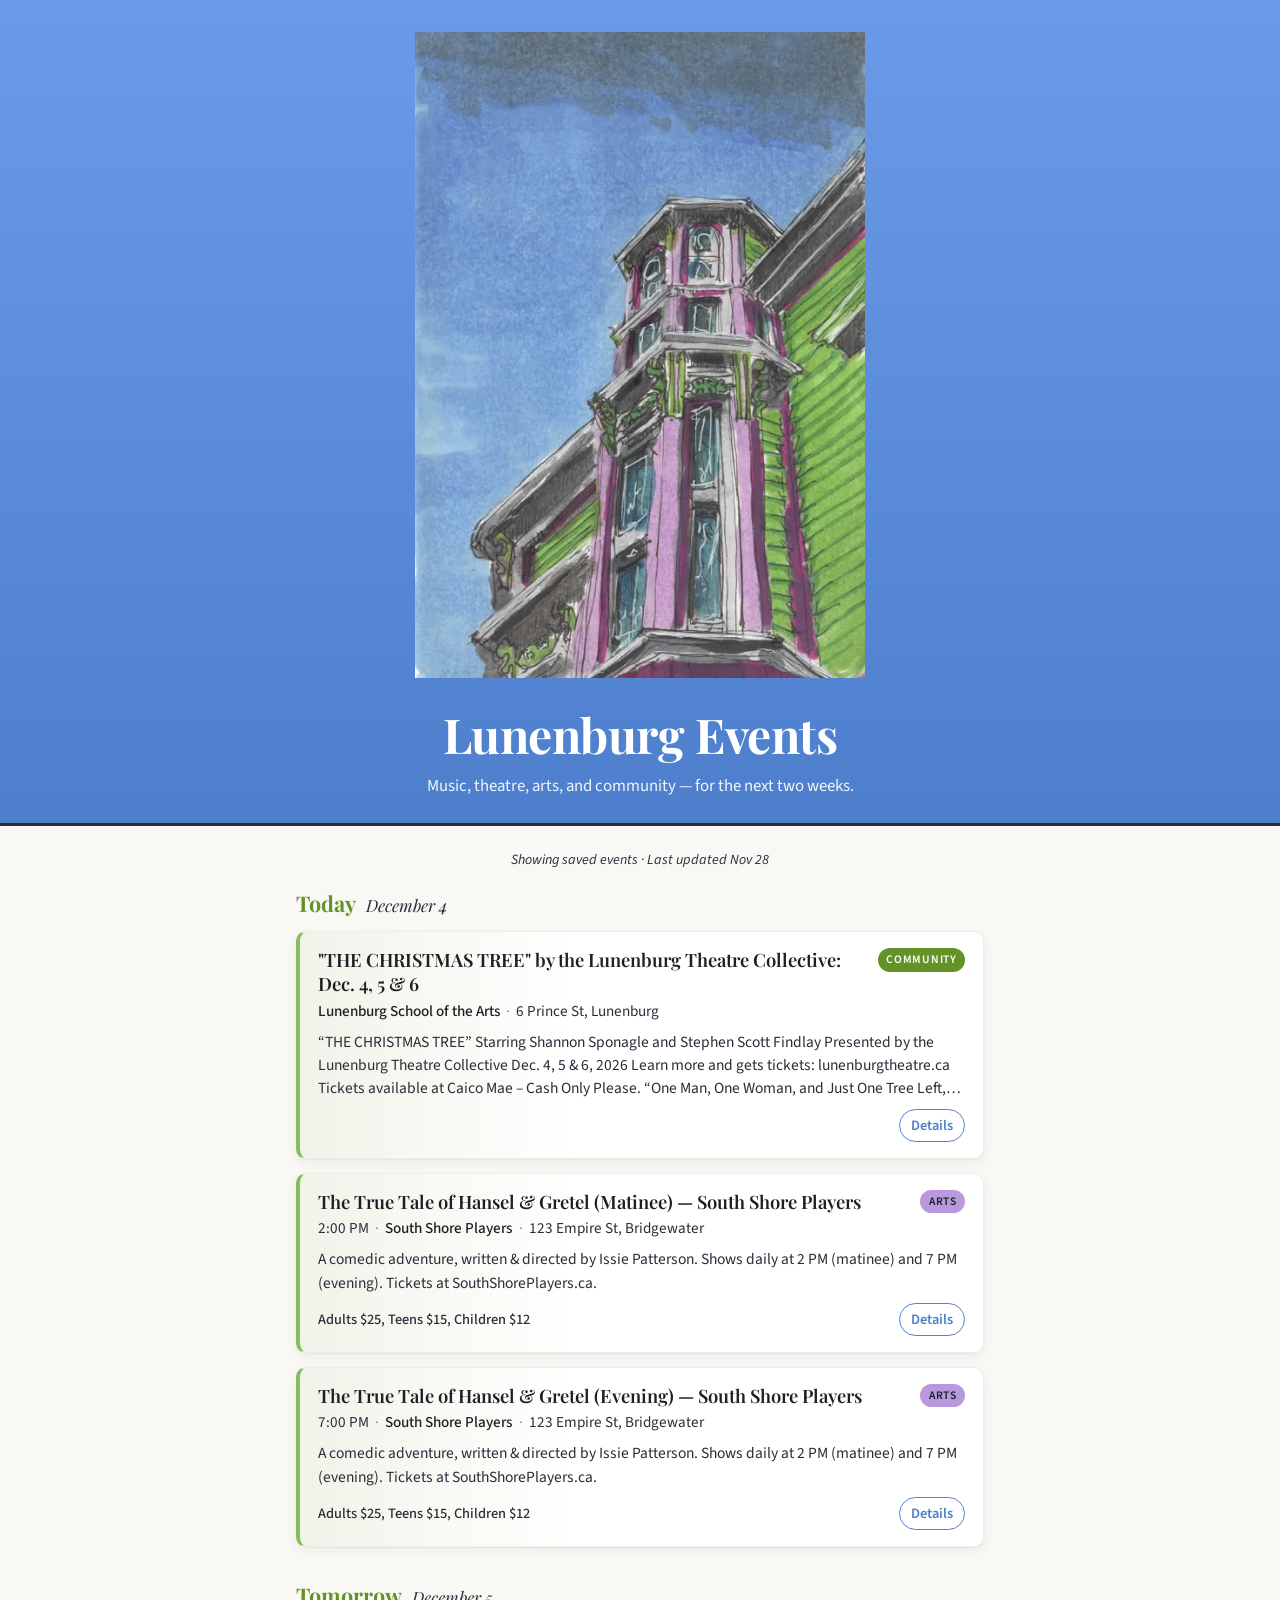
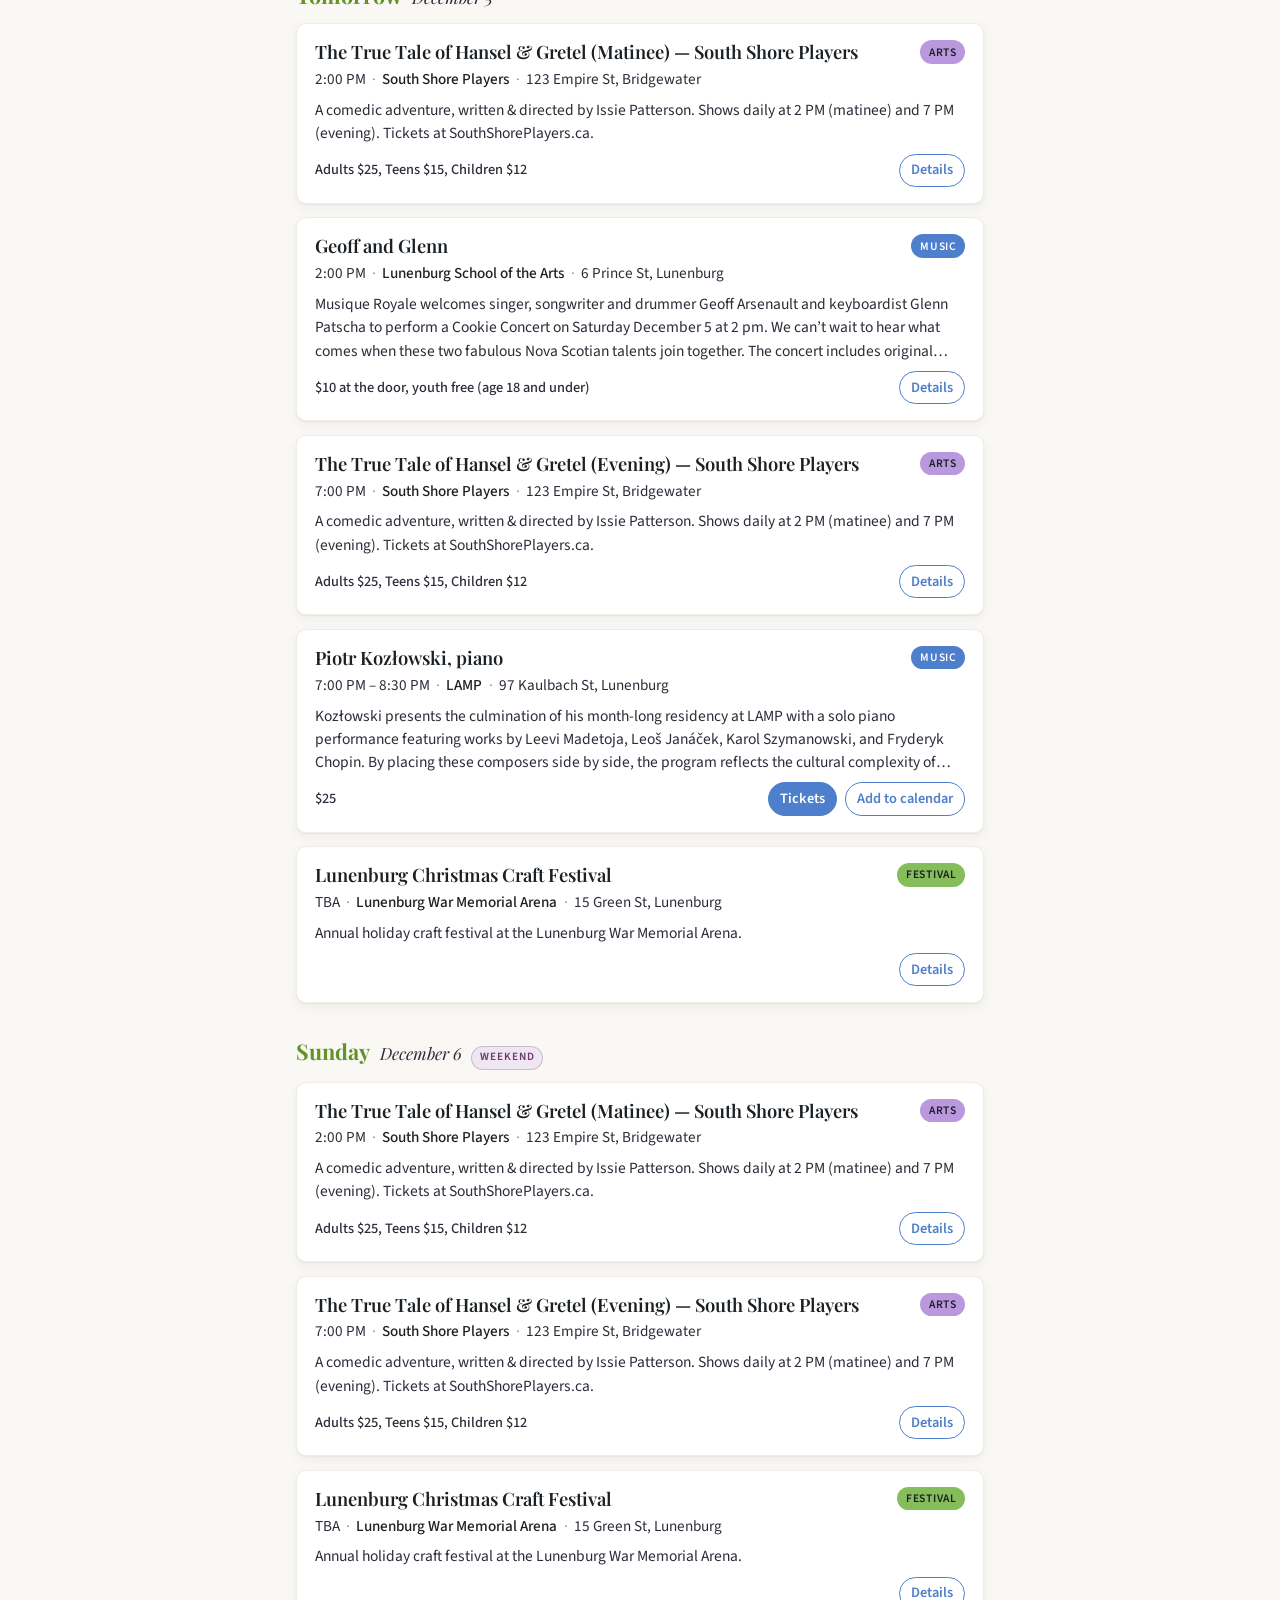
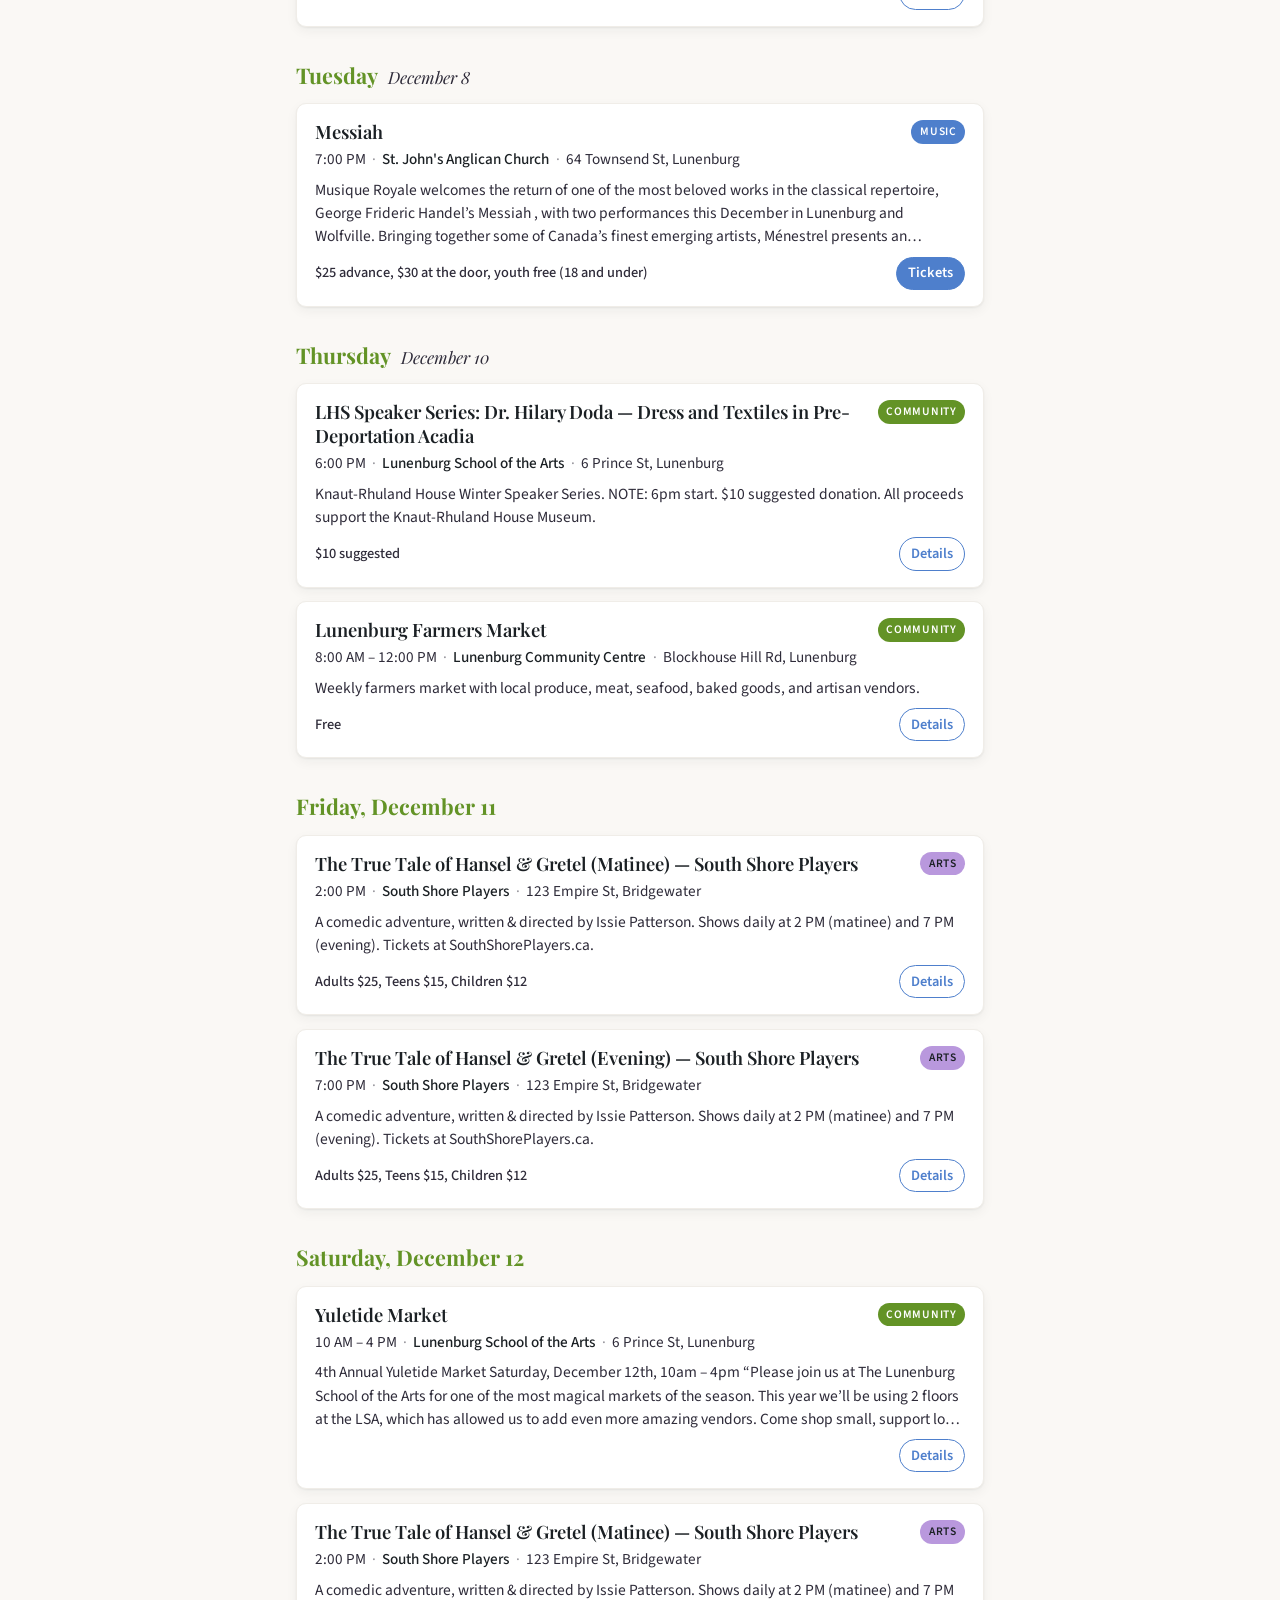
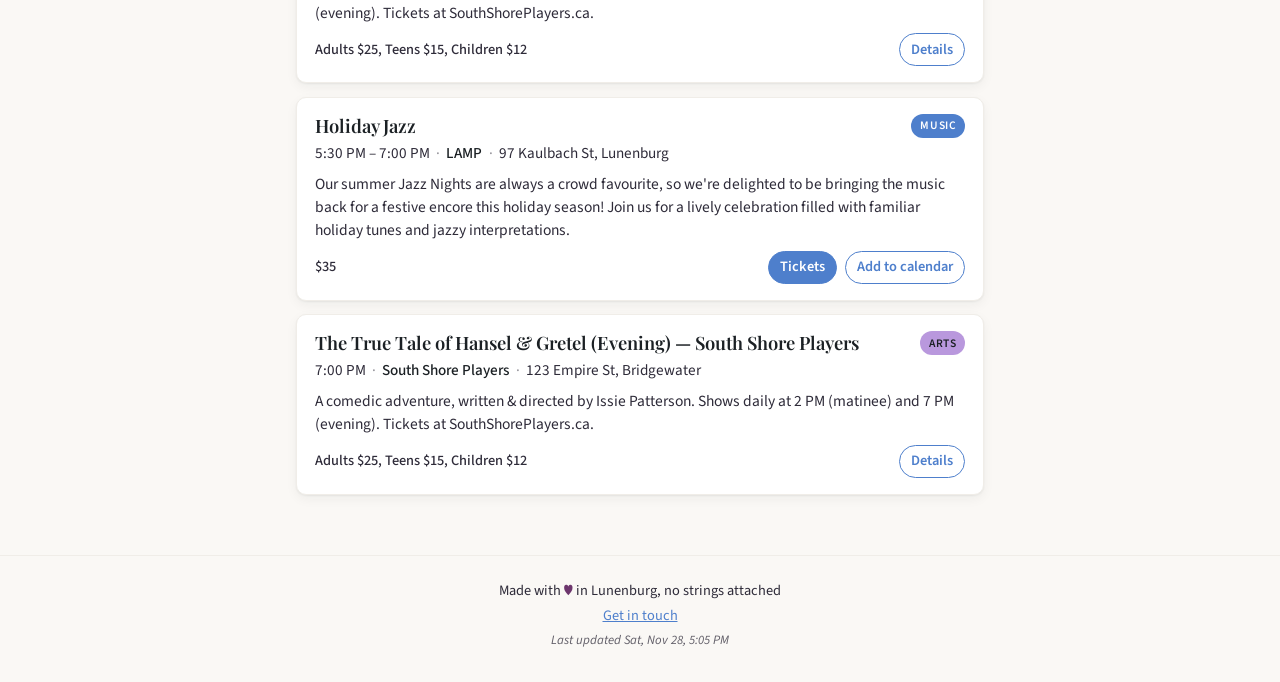
<file: index.html>
<!DOCTYPE html>
<html lang="en">
<head>
  <meta charset="UTF-8" />
  <meta name="viewport" content="width=device-width, initial-scale=1.0, viewport-fit=cover" />
  <title>Lunenburg Events — Music, Theatre, Arts &amp; Community</title>
  <meta name="description" content="What's happening in Lunenburg, Nova Scotia — music, theatre, arts, and community events for the next two weeks. Free, no ads, no app download." />
  <meta property="og:title" content="Lunenburg Events — Music, Theatre, Arts &amp; Community" />
  <meta property="og:description" content="What's happening in Lunenburg, Nova Scotia — music, theatre, arts, and community events for the next two weeks. Free, no ads, no app download." />

  <link rel="manifest" href="manifest.json" />
  <link rel="sitemap" type="application/xml" href="/sitemap.xml" />
  <meta name="theme-color" content="#4E7FCC" />

  <!-- BEGIN:JSON-LD -->
  <script type="application/ld+json">
{
  "@context": "https://schema.org",
  "@type": "ItemList",
  "name": "Upcoming events in Lunenburg, Nova Scotia",
  "url": "https://lunenburg.fingerpost.ca/",
  "numberOfItems": 28,
  "itemListElement": [
    {
      "@type": "ListItem",
      "position": 1,
      "item": {
        "@type": "Event",
        "name": "Christmas by the Sea Market",
        "startDate": "2026-11-28T12:00:00-04:00",
        "eventStatus": "https://schema.org/EventScheduled",
        "eventAttendanceMode": "https://schema.org/OfflineEventAttendanceMode",
        "image": "https://lunenburg.fingerpost.ca/assets/icon-512.png",
        "location": {
          "@type": "Place",
          "name": "King Street",
          "address": "King St, Lunenburg"
        },
        "organizer": {
          "@type": "Organization",
          "name": "King Street"
        },
        "url": "https://museum.novascotia.ca/whats-on/lighting-vessels",
        "description": "Holiday market on King Street. Part of the Light Up Lunenburg weekend.",
        "offers": {
          "@type": "Offer",
          "price": "0",
          "priceCurrency": "CAD",
          "availability": "https://schema.org/InStock",
          "validFrom": "2026-11-28T13:05:46-04:00"
        }
      }
    },
    {
      "@type": "ListItem",
      "position": 2,
      "item": {
        "@type": "Event",
        "name": "Lunenburg Christmas Parade",
        "startDate": "2026-11-28T14:00:00-04:00",
        "eventStatus": "https://schema.org/EventScheduled",
        "eventAttendanceMode": "https://schema.org/OfflineEventAttendanceMode",
        "image": "https://lunenburg.fingerpost.ca/assets/icon-512.png",
        "location": {
          "@type": "Place",
          "name": "Lincoln Street",
          "address": "Lincoln St, Lunenburg"
        },
        "organizer": {
          "@type": "Organization",
          "name": "Lincoln Street"
        },
        "url": "https://www.facebook.com/xmassea/",
        "description": "Annual Christmas parade through the streets of Lunenburg. Part of the Light Up Lunenburg weekend.",
        "offers": {
          "@type": "Offer",
          "price": "0",
          "priceCurrency": "CAD",
          "availability": "https://schema.org/InStock",
          "validFrom": "2026-11-28T13:05:46-04:00"
        }
      }
    },
    {
      "@type": "ListItem",
      "position": 3,
      "item": {
        "@type": "Event",
        "name": "Lighting of Trees",
        "startDate": "2026-11-28T18:00:00-04:00",
        "eventStatus": "https://schema.org/EventScheduled",
        "eventAttendanceMode": "https://schema.org/OfflineEventAttendanceMode",
        "image": "https://lunenburg.fingerpost.ca/assets/icon-512.png",
        "location": {
          "@type": "Place",
          "name": "Lunenburg Heritage Bandstand",
          "address": "Lunenburg"
        },
        "organizer": {
          "@type": "Organization",
          "name": "Lunenburg Heritage Bandstand"
        },
        "url": "https://museum.novascotia.ca/whats-on/lighting-vessels",
        "description": "Tree lighting ceremony at the Bandstand. Part of the Light Up Lunenburg weekend.",
        "offers": {
          "@type": "Offer",
          "price": "0",
          "priceCurrency": "CAD",
          "availability": "https://schema.org/InStock",
          "validFrom": "2026-11-28T13:05:46-04:00"
        }
      }
    },
    {
      "@type": "ListItem",
      "position": 4,
      "item": {
        "@type": "Event",
        "name": "First of Bells - Encore Performance",
        "startDate": "2026-11-28T19:00:00-04:00",
        "eventStatus": "https://schema.org/EventScheduled",
        "eventAttendanceMode": "https://schema.org/OfflineEventAttendanceMode",
        "image": "https://lunenburg.fingerpost.ca/assets/icon-512.png",
        "endDate": "2026-11-28T21:00:00-04:00",
        "location": {
          "@type": "Place",
          "name": "Old Confidence Lodge",
          "address": "3831 Nova Scotia 332, Riverport"
        },
        "organizer": {
          "@type": "Organization",
          "name": "Old Confidence Lodge"
        },
        "url": "https://www.oldconfidence.ca/events/first-of-bells-lunenburg",
        "description": "First of Bells reimagines the music of Cape Breton songwriters, tunesmiths, and musicians. The trio, consisting of guitar, bass, and drums, explores a golden era in Cape Breton music with fresh instrumental jazz interpretations of the Rankin Family, Rita MacNeil, Winston Scotty Fitzgerald, Don Palmer, and more. Just as jazz musicians have reinterpreted the music of artists like Bob Dylan, the Beatles, or Radiohead, First of Bells pays homage to Cape Breton musicians, whose impact has been just as significant to those raised here.",
        "offers": {
          "@type": "Offer",
          "price": "25",
          "priceCurrency": "CAD",
          "availability": "https://schema.org/InStock",
          "url": "https://www.eventbrite.ca/e/first-of-bells-tickets-2003511615174?aff=oddtdtcreator",
          "validFrom": "2026-11-28T13:05:46-04:00"
        }
      }
    },
    {
      "@type": "ListItem",
      "position": 5,
      "item": {
        "@type": "Event",
        "name": "Ellita Gagner: Songs My Mother Taught Me",
        "startDate": "2026-11-28T19:00:00-04:00",
        "eventStatus": "https://schema.org/EventScheduled",
        "eventAttendanceMode": "https://schema.org/OfflineEventAttendanceMode",
        "image": "https://lunenburg.fingerpost.ca/assets/icon-512.png",
        "endDate": "2026-11-28T20:30:00-04:00",
        "location": {
          "@type": "Place",
          "name": "LAMP",
          "address": "97 Kaulbach St, Lunenburg"
        },
        "organizer": {
          "@type": "Organization",
          "name": "LAMP"
        },
        "url": "https://www.lampns.ca/events/ellita",
        "description": "Canadian mezzo-soprano Ellita Gagner , currently based in Montreal, has been praised for her “gorgeous, warm tone and winning gamine personality.” She has performed leading and supporting roles across Canada with companies and ensembles including Opéra de Montréal, Opera Nova Scotia, the Brott Festival, Maritime Concert Opera, and Chorus Niagara.",
        "offers": {
          "@type": "Offer",
          "price": "25",
          "priceCurrency": "CAD",
          "availability": "https://schema.org/InStock",
          "url": "https://www.zeffy.com/en-CA/ticketing/ellita-gagner-mezzo-soprano",
          "validFrom": "2026-11-28T13:05:46-04:00"
        }
      }
    },
    {
      "@type": "ListItem",
      "position": 6,
      "item": {
        "@type": "Event",
        "name": "CANCELLED - Victor Fraser - Tea & Scones Concert",
        "startDate": "2026-11-29T14:00:00-04:00",
        "eventStatus": "https://schema.org/EventScheduled",
        "eventAttendanceMode": "https://schema.org/OfflineEventAttendanceMode",
        "image": "https://lunenburg.fingerpost.ca/assets/icon-512.png",
        "endDate": "2026-11-29T16:00:00-04:00",
        "location": {
          "@type": "Place",
          "name": "Old Confidence Lodge",
          "address": "3831 Nova Scotia 332, Riverport"
        },
        "organizer": {
          "@type": "Organization",
          "name": "Old Confidence Lodge"
        },
        "url": "https://www.oldconfidence.ca/events/victor-fraser-lunenburg",
        "description": "CANCELLED Sun, Nov 29 • 2 PM"
      }
    },
    {
      "@type": "ListItem",
      "position": 7,
      "item": {
        "@type": "Event",
        "name": "Tunes on Tuesday: Piotr Kozłowski, Part 2",
        "startDate": "2026-12-01T12:00:00-04:00",
        "eventStatus": "https://schema.org/EventScheduled",
        "eventAttendanceMode": "https://schema.org/OfflineEventAttendanceMode",
        "image": "https://lunenburg.fingerpost.ca/assets/icon-512.png",
        "endDate": "2026-12-01T13:00:00-04:00",
        "location": {
          "@type": "Place",
          "name": "LAMP",
          "address": "97 Kaulbach St, Lunenburg"
        },
        "organizer": {
          "@type": "Organization",
          "name": "LAMP"
        },
        "url": "https://www.lampns.ca/events/totpiotr2",
        "description": "Polish pianist and educator Piotr Kozłowski presents the second of his two-part session: Central European Music & Culture . Join Piotr for a closer look at the rich musical traditions of Central Europe, exploring the composers, cultural influences, and history that have shaped the region's classical music.",
        "offers": {
          "@type": "Offer",
          "price": "0",
          "priceCurrency": "CAD",
          "availability": "https://schema.org/InStock",
          "validFrom": "2026-11-28T13:05:46-04:00"
        }
      }
    },
    {
      "@type": "ListItem",
      "position": 8,
      "item": {
        "@type": "Event",
        "name": "Lunenburg Farmers Market",
        "startDate": "2026-12-03T08:00:00-04:00",
        "eventStatus": "https://schema.org/EventScheduled",
        "eventAttendanceMode": "https://schema.org/OfflineEventAttendanceMode",
        "image": "https://lunenburg.fingerpost.ca/assets/icon-512.png",
        "endDate": "2026-12-03T12:00:00-04:00",
        "location": {
          "@type": "Place",
          "name": "Lunenburg Community Centre",
          "address": "Blockhouse Hill Rd, Lunenburg"
        },
        "organizer": {
          "@type": "Organization",
          "name": "Lunenburg Community Centre"
        },
        "url": "https://lunenburgfarmersmarketns.ca/",
        "description": "Weekly farmers market with local produce, meat, seafood, baked goods, and artisan vendors.",
        "offers": {
          "@type": "Offer",
          "price": "0",
          "priceCurrency": "CAD",
          "availability": "https://schema.org/InStock",
          "validFrom": "2026-11-28T13:05:46-04:00"
        }
      }
    },
    {
      "@type": "ListItem",
      "position": 9,
      "item": {
        "@type": "Event",
        "name": "The True Tale of Hansel & Gretel (Matinee) — South Shore Players",
        "startDate": "2026-12-04T14:00:00-04:00",
        "eventStatus": "https://schema.org/EventScheduled",
        "eventAttendanceMode": "https://schema.org/OfflineEventAttendanceMode",
        "image": "https://lunenburg.fingerpost.ca/assets/icon-512.png",
        "location": {
          "@type": "Place",
          "name": "South Shore Players",
          "address": "123 Empire St, Bridgewater"
        },
        "organizer": {
          "@type": "Organization",
          "name": "South Shore Players"
        },
        "url": "https://www.southshoreplayers.ca/tickets/",
        "description": "A comedic adventure, written & directed by Issie Patterson. Shows daily at 2 PM (matinee) and 7 PM (evening). Tickets at SouthShorePlayers.ca.",
        "offers": {
          "@type": "AggregateOffer",
          "lowPrice": "12",
          "highPrice": "25",
          "priceCurrency": "CAD",
          "availability": "https://schema.org/InStock",
          "validFrom": "2026-11-28T13:05:46-04:00"
        }
      }
    },
    {
      "@type": "ListItem",
      "position": 10,
      "item": {
        "@type": "Event",
        "name": "The True Tale of Hansel & Gretel (Evening) — South Shore Players",
        "startDate": "2026-12-04T19:00:00-04:00",
        "eventStatus": "https://schema.org/EventScheduled",
        "eventAttendanceMode": "https://schema.org/OfflineEventAttendanceMode",
        "image": "https://lunenburg.fingerpost.ca/assets/icon-512.png",
        "location": {
          "@type": "Place",
          "name": "South Shore Players",
          "address": "123 Empire St, Bridgewater"
        },
        "organizer": {
          "@type": "Organization",
          "name": "South Shore Players"
        },
        "url": "https://www.southshoreplayers.ca/tickets/",
        "description": "A comedic adventure, written & directed by Issie Patterson. Shows daily at 2 PM (matinee) and 7 PM (evening). Tickets at SouthShorePlayers.ca.",
        "offers": {
          "@type": "AggregateOffer",
          "lowPrice": "12",
          "highPrice": "25",
          "priceCurrency": "CAD",
          "availability": "https://schema.org/InStock",
          "validFrom": "2026-11-28T13:05:46-04:00"
        }
      }
    },
    {
      "@type": "ListItem",
      "position": 11,
      "item": {
        "@type": "Event",
        "name": "\"THE CHRISTMAS TREE\" by the Lunenburg Theatre Collective: Dec. 4, 5 & 6",
        "startDate": "2026-12-04",
        "eventStatus": "https://schema.org/EventScheduled",
        "eventAttendanceMode": "https://schema.org/OfflineEventAttendanceMode",
        "image": "https://lunenburg.fingerpost.ca/assets/icon-512.png",
        "location": {
          "@type": "Place",
          "name": "Lunenburg School of the Arts",
          "address": "6 Prince St, Lunenburg"
        },
        "organizer": {
          "@type": "Organization",
          "name": "Lunenburg School of the Arts"
        },
        "url": "https://lunenburgarts.org/news-events/the-christmas-tree-by-the-lunenburg-theatre-collective-dec-4-5-6/",
        "description": "“THE CHRISTMAS TREE” Starring Shannon Sponagle and Stephen Scott Findlay Presented by the Lunenburg Theatre Collective Dec. 4, 5 & 6, 2026 Learn more and gets tickets: lunenburgtheatre.ca Tickets available at Caico Mae – Cash Only Please. “One Man, One Woman, and Just One Tree Left, and it’s Christmas Eve! Who gets it? Buy a ticket and find out! This heartfelt comedy filled with laughs is sure to bring a smile to your face. So come out and support live, local, professional theatre right in the…"
      }
    },
    {
      "@type": "ListItem",
      "position": 12,
      "item": {
        "@type": "Event",
        "name": "The True Tale of Hansel & Gretel (Matinee) — South Shore Players",
        "startDate": "2026-12-05T14:00:00-04:00",
        "eventStatus": "https://schema.org/EventScheduled",
        "eventAttendanceMode": "https://schema.org/OfflineEventAttendanceMode",
        "image": "https://lunenburg.fingerpost.ca/assets/icon-512.png",
        "location": {
          "@type": "Place",
          "name": "South Shore Players",
          "address": "123 Empire St, Bridgewater"
        },
        "organizer": {
          "@type": "Organization",
          "name": "South Shore Players"
        },
        "url": "https://www.southshoreplayers.ca/tickets/",
        "description": "A comedic adventure, written & directed by Issie Patterson. Shows daily at 2 PM (matinee) and 7 PM (evening). Tickets at SouthShorePlayers.ca.",
        "offers": {
          "@type": "AggregateOffer",
          "lowPrice": "12",
          "highPrice": "25",
          "priceCurrency": "CAD",
          "availability": "https://schema.org/InStock",
          "validFrom": "2026-11-28T13:05:46-04:00"
        }
      }
    },
    {
      "@type": "ListItem",
      "position": 13,
      "item": {
        "@type": "Event",
        "name": "Geoff and Glenn",
        "startDate": "2026-12-05T14:00:00-04:00",
        "eventStatus": "https://schema.org/EventScheduled",
        "eventAttendanceMode": "https://schema.org/OfflineEventAttendanceMode",
        "image": "https://lunenburg.fingerpost.ca/assets/icon-512.png",
        "location": {
          "@type": "Place",
          "name": "Lunenburg School of the Arts",
          "address": "6 Prince St, Lunenburg"
        },
        "organizer": {
          "@type": "Organization",
          "name": "Lunenburg School of the Arts"
        },
        "url": "https://musiqueroyale.com/event/2026/2026-12-05-geoff-and-glenn/",
        "description": "Musique Royale welcomes singer, songwriter and drummer Geoff Arsenault and keyboardist Glenn Patscha to perform a Cookie Concert on Saturday December 5 at 2 pm. We can’t wait to hear what comes when these two fabulous Nova Scotian talents join together. The concert includes original music by Geoff including songs from his 2025 release, Hired Hand. The hourlong concert takes place at the Lunenburg School of the Arts, all ages are welcome and following the concert, cookies are served. Geoff Arsenault – drummer, singer, songwriter Geoff Arsenault is a multi award winning, veteran, touring and…",
        "offers": {
          "@type": "Offer",
          "price": "0",
          "priceCurrency": "CAD",
          "availability": "https://schema.org/InStock",
          "validFrom": "2026-11-28T13:05:46-04:00"
        }
      }
    },
    {
      "@type": "ListItem",
      "position": 14,
      "item": {
        "@type": "Event",
        "name": "The True Tale of Hansel & Gretel (Evening) — South Shore Players",
        "startDate": "2026-12-05T19:00:00-04:00",
        "eventStatus": "https://schema.org/EventScheduled",
        "eventAttendanceMode": "https://schema.org/OfflineEventAttendanceMode",
        "image": "https://lunenburg.fingerpost.ca/assets/icon-512.png",
        "location": {
          "@type": "Place",
          "name": "South Shore Players",
          "address": "123 Empire St, Bridgewater"
        },
        "organizer": {
          "@type": "Organization",
          "name": "South Shore Players"
        },
        "url": "https://www.southshoreplayers.ca/tickets/",
        "description": "A comedic adventure, written & directed by Issie Patterson. Shows daily at 2 PM (matinee) and 7 PM (evening). Tickets at SouthShorePlayers.ca.",
        "offers": {
          "@type": "AggregateOffer",
          "lowPrice": "12",
          "highPrice": "25",
          "priceCurrency": "CAD",
          "availability": "https://schema.org/InStock",
          "validFrom": "2026-11-28T13:05:46-04:00"
        }
      }
    },
    {
      "@type": "ListItem",
      "position": 15,
      "item": {
        "@type": "Event",
        "name": "Piotr Kozłowski, piano",
        "startDate": "2026-12-05T19:00:00-04:00",
        "eventStatus": "https://schema.org/EventScheduled",
        "eventAttendanceMode": "https://schema.org/OfflineEventAttendanceMode",
        "image": "https://lunenburg.fingerpost.ca/assets/icon-512.png",
        "endDate": "2026-12-05T20:30:00-04:00",
        "location": {
          "@type": "Place",
          "name": "LAMP",
          "address": "97 Kaulbach St, Lunenburg"
        },
        "organizer": {
          "@type": "Organization",
          "name": "LAMP"
        },
        "url": "https://www.lampns.ca/events/piotr",
        "description": "Kozłowski presents the culmination of his month-long residency at LAMP with a solo piano performance featuring works by Leevi Madetoja, Leoš Janáček, Karol Szymanowski, and Fryderyk Chopin. By placing these composers side by side, the program reflects the cultural complexity of Central Europe, which remains increasingly relevant in today’s political, economic, and social climate. Its unique culture and art, shaped by both Western and Eastern influences, reflect this in-between position.",
        "offers": {
          "@type": "Offer",
          "price": "25",
          "priceCurrency": "CAD",
          "availability": "https://schema.org/InStock",
          "url": "https://www.zeffy.com/en-CA/ticketing/piotr-kozlowski-piano",
          "validFrom": "2026-11-28T13:05:46-04:00"
        }
      }
    },
    {
      "@type": "ListItem",
      "position": 16,
      "item": {
        "@type": "Event",
        "name": "Lunenburg Christmas Craft Festival",
        "startDate": "2026-12-05",
        "eventStatus": "https://schema.org/EventScheduled",
        "eventAttendanceMode": "https://schema.org/OfflineEventAttendanceMode",
        "image": "https://lunenburg.fingerpost.ca/assets/icon-512.png",
        "location": {
          "@type": "Place",
          "name": "Lunenburg War Memorial Arena",
          "address": "15 Green St, Lunenburg"
        },
        "organizer": {
          "@type": "Organization",
          "name": "Lunenburg War Memorial Arena"
        },
        "url": "https://lunenburgchristmascraftfestival.com/",
        "description": "Annual holiday craft festival at the Lunenburg War Memorial Arena."
      }
    },
    {
      "@type": "ListItem",
      "position": 17,
      "item": {
        "@type": "Event",
        "name": "The True Tale of Hansel & Gretel (Matinee) — South Shore Players",
        "startDate": "2026-12-06T14:00:00-04:00",
        "eventStatus": "https://schema.org/EventScheduled",
        "eventAttendanceMode": "https://schema.org/OfflineEventAttendanceMode",
        "image": "https://lunenburg.fingerpost.ca/assets/icon-512.png",
        "location": {
          "@type": "Place",
          "name": "South Shore Players",
          "address": "123 Empire St, Bridgewater"
        },
        "organizer": {
          "@type": "Organization",
          "name": "South Shore Players"
        },
        "url": "https://www.southshoreplayers.ca/tickets/",
        "description": "A comedic adventure, written & directed by Issie Patterson. Shows daily at 2 PM (matinee) and 7 PM (evening). Tickets at SouthShorePlayers.ca.",
        "offers": {
          "@type": "AggregateOffer",
          "lowPrice": "12",
          "highPrice": "25",
          "priceCurrency": "CAD",
          "availability": "https://schema.org/InStock",
          "validFrom": "2026-11-28T13:05:46-04:00"
        }
      }
    },
    {
      "@type": "ListItem",
      "position": 18,
      "item": {
        "@type": "Event",
        "name": "The True Tale of Hansel & Gretel (Evening) — South Shore Players",
        "startDate": "2026-12-06T19:00:00-04:00",
        "eventStatus": "https://schema.org/EventScheduled",
        "eventAttendanceMode": "https://schema.org/OfflineEventAttendanceMode",
        "image": "https://lunenburg.fingerpost.ca/assets/icon-512.png",
        "location": {
          "@type": "Place",
          "name": "South Shore Players",
          "address": "123 Empire St, Bridgewater"
        },
        "organizer": {
          "@type": "Organization",
          "name": "South Shore Players"
        },
        "url": "https://www.southshoreplayers.ca/tickets/",
        "description": "A comedic adventure, written & directed by Issie Patterson. Shows daily at 2 PM (matinee) and 7 PM (evening). Tickets at SouthShorePlayers.ca.",
        "offers": {
          "@type": "AggregateOffer",
          "lowPrice": "12",
          "highPrice": "25",
          "priceCurrency": "CAD",
          "availability": "https://schema.org/InStock",
          "validFrom": "2026-11-28T13:05:46-04:00"
        }
      }
    },
    {
      "@type": "ListItem",
      "position": 19,
      "item": {
        "@type": "Event",
        "name": "Lunenburg Christmas Craft Festival",
        "startDate": "2026-12-06",
        "eventStatus": "https://schema.org/EventScheduled",
        "eventAttendanceMode": "https://schema.org/OfflineEventAttendanceMode",
        "image": "https://lunenburg.fingerpost.ca/assets/icon-512.png",
        "location": {
          "@type": "Place",
          "name": "Lunenburg War Memorial Arena",
          "address": "15 Green St, Lunenburg"
        },
        "organizer": {
          "@type": "Organization",
          "name": "Lunenburg War Memorial Arena"
        },
        "url": "https://lunenburgchristmascraftfestival.com/",
        "description": "Annual holiday craft festival at the Lunenburg War Memorial Arena."
      }
    },
    {
      "@type": "ListItem",
      "position": 20,
      "item": {
        "@type": "Event",
        "name": "Messiah",
        "startDate": "2026-12-08T19:00:00-04:00",
        "eventStatus": "https://schema.org/EventScheduled",
        "eventAttendanceMode": "https://schema.org/OfflineEventAttendanceMode",
        "image": "https://lunenburg.fingerpost.ca/assets/icon-512.png",
        "location": {
          "@type": "Place",
          "name": "St. John's Anglican Church",
          "address": "64 Townsend St, Lunenburg"
        },
        "organizer": {
          "@type": "Organization",
          "name": "St. John's Anglican Church"
        },
        "url": "https://musiqueroyale.com/event/2026/2026-12-09-messiah/",
        "description": "Musique Royale welcomes the return of one of the most beloved works in the classical repertoire, George Frideric Handel’s Messiah , with two performances this December in Lunenburg and Wolfville. Bringing together some of Canada’s finest emerging artists, Ménestrel presents an intimate, historically informed interpretation of Handel’s masterpiece, inviting audiences to experience the beauty and power of this cherished holiday tradition. Composed in just 24 days in 1741, Messiah has become one of the most celebrated works in Western music, bringing generations of listeners together each…",
        "offers": {
          "@type": "Offer",
          "price": "0",
          "priceCurrency": "CAD",
          "availability": "https://schema.org/InStock",
          "url": "https://www.canadahelps.org/en/charities/musique-royale-a-treasury-of-music-from-our-historic-past/events/menestrel-messiah-in-lunenburg-2026",
          "validFrom": "2026-11-28T13:05:46-04:00"
        }
      }
    },
    {
      "@type": "ListItem",
      "position": 21,
      "item": {
        "@type": "Event",
        "name": "Lunenburg Farmers Market",
        "startDate": "2026-12-10T08:00:00-04:00",
        "eventStatus": "https://schema.org/EventScheduled",
        "eventAttendanceMode": "https://schema.org/OfflineEventAttendanceMode",
        "image": "https://lunenburg.fingerpost.ca/assets/icon-512.png",
        "endDate": "2026-12-10T12:00:00-04:00",
        "location": {
          "@type": "Place",
          "name": "Lunenburg Community Centre",
          "address": "Blockhouse Hill Rd, Lunenburg"
        },
        "organizer": {
          "@type": "Organization",
          "name": "Lunenburg Community Centre"
        },
        "url": "https://lunenburgfarmersmarketns.ca/",
        "description": "Weekly farmers market with local produce, meat, seafood, baked goods, and artisan vendors.",
        "offers": {
          "@type": "Offer",
          "price": "0",
          "priceCurrency": "CAD",
          "availability": "https://schema.org/InStock",
          "validFrom": "2026-11-28T13:05:46-04:00"
        }
      }
    },
    {
      "@type": "ListItem",
      "position": 22,
      "item": {
        "@type": "Event",
        "name": "LHS Speaker Series: Dr. Hilary Doda — Dress and Textiles in Pre-Deportation Acadia",
        "startDate": "2026-12-10T18:00:00-04:00",
        "eventStatus": "https://schema.org/EventScheduled",
        "eventAttendanceMode": "https://schema.org/OfflineEventAttendanceMode",
        "image": "https://lunenburg.fingerpost.ca/assets/icon-512.png",
        "location": {
          "@type": "Place",
          "name": "Lunenburg School of the Arts",
          "address": "6 Prince St, Lunenburg"
        },
        "organizer": {
          "@type": "Organization",
          "name": "Lunenburg School of the Arts"
        },
        "url": "https://lunenburgheritagesociety.ca/blogs/events/knaut-rhuland-house-winter-speaker-series",
        "description": "Knaut-Rhuland House Winter Speaker Series. NOTE: 6pm start. $10 suggested donation. All proceeds support the Knaut-Rhuland House Museum.",
        "offers": {
          "@type": "Offer",
          "price": "10",
          "priceCurrency": "CAD",
          "availability": "https://schema.org/InStock",
          "validFrom": "2026-11-28T13:05:46-04:00"
        }
      }
    },
    {
      "@type": "ListItem",
      "position": 23,
      "item": {
        "@type": "Event",
        "name": "The True Tale of Hansel & Gretel (Matinee) — South Shore Players",
        "startDate": "2026-12-11T14:00:00-04:00",
        "eventStatus": "https://schema.org/EventScheduled",
        "eventAttendanceMode": "https://schema.org/OfflineEventAttendanceMode",
        "image": "https://lunenburg.fingerpost.ca/assets/icon-512.png",
        "location": {
          "@type": "Place",
          "name": "South Shore Players",
          "address": "123 Empire St, Bridgewater"
        },
        "organizer": {
          "@type": "Organization",
          "name": "South Shore Players"
        },
        "url": "https://www.southshoreplayers.ca/tickets/",
        "description": "A comedic adventure, written & directed by Issie Patterson. Shows daily at 2 PM (matinee) and 7 PM (evening). Tickets at SouthShorePlayers.ca.",
        "offers": {
          "@type": "AggregateOffer",
          "lowPrice": "12",
          "highPrice": "25",
          "priceCurrency": "CAD",
          "availability": "https://schema.org/InStock",
          "validFrom": "2026-11-28T13:05:46-04:00"
        }
      }
    },
    {
      "@type": "ListItem",
      "position": 24,
      "item": {
        "@type": "Event",
        "name": "The True Tale of Hansel & Gretel (Evening) — South Shore Players",
        "startDate": "2026-12-11T19:00:00-04:00",
        "eventStatus": "https://schema.org/EventScheduled",
        "eventAttendanceMode": "https://schema.org/OfflineEventAttendanceMode",
        "image": "https://lunenburg.fingerpost.ca/assets/icon-512.png",
        "location": {
          "@type": "Place",
          "name": "South Shore Players",
          "address": "123 Empire St, Bridgewater"
        },
        "organizer": {
          "@type": "Organization",
          "name": "South Shore Players"
        },
        "url": "https://www.southshoreplayers.ca/tickets/",
        "description": "A comedic adventure, written & directed by Issie Patterson. Shows daily at 2 PM (matinee) and 7 PM (evening). Tickets at SouthShorePlayers.ca.",
        "offers": {
          "@type": "AggregateOffer",
          "lowPrice": "12",
          "highPrice": "25",
          "priceCurrency": "CAD",
          "availability": "https://schema.org/InStock",
          "validFrom": "2026-11-28T13:05:46-04:00"
        }
      }
    },
    {
      "@type": "ListItem",
      "position": 25,
      "item": {
        "@type": "Event",
        "name": "The True Tale of Hansel & Gretel (Matinee) — South Shore Players",
        "startDate": "2026-12-12T14:00:00-04:00",
        "eventStatus": "https://schema.org/EventScheduled",
        "eventAttendanceMode": "https://schema.org/OfflineEventAttendanceMode",
        "image": "https://lunenburg.fingerpost.ca/assets/icon-512.png",
        "location": {
          "@type": "Place",
          "name": "South Shore Players",
          "address": "123 Empire St, Bridgewater"
        },
        "organizer": {
          "@type": "Organization",
          "name": "South Shore Players"
        },
        "url": "https://www.southshoreplayers.ca/tickets/",
        "description": "A comedic adventure, written & directed by Issie Patterson. Shows daily at 2 PM (matinee) and 7 PM (evening). Tickets at SouthShorePlayers.ca.",
        "offers": {
          "@type": "AggregateOffer",
          "lowPrice": "12",
          "highPrice": "25",
          "priceCurrency": "CAD",
          "availability": "https://schema.org/InStock",
          "validFrom": "2026-11-28T13:05:46-04:00"
        }
      }
    },
    {
      "@type": "ListItem",
      "position": 26,
      "item": {
        "@type": "Event",
        "name": "Holiday Jazz",
        "startDate": "2026-12-12T17:30:00-04:00",
        "eventStatus": "https://schema.org/EventScheduled",
        "eventAttendanceMode": "https://schema.org/OfflineEventAttendanceMode",
        "image": "https://lunenburg.fingerpost.ca/assets/icon-512.png",
        "endDate": "2026-12-12T19:00:00-04:00",
        "location": {
          "@type": "Place",
          "name": "LAMP",
          "address": "97 Kaulbach St, Lunenburg"
        },
        "organizer": {
          "@type": "Organization",
          "name": "LAMP"
        },
        "url": "https://www.lampns.ca/events/holidayjazz",
        "description": "Our summer Jazz Nights are always a crowd favourite, so we're delighted to be bringing the music back for a festive encore this holiday season! Join us for a lively celebration filled with familiar holiday tunes and jazzy interpretations.",
        "offers": {
          "@type": "Offer",
          "price": "35",
          "priceCurrency": "CAD",
          "availability": "https://schema.org/InStock",
          "url": "https://www.zeffy.com/en-CA/ticketing/holiday-jazz-2",
          "validFrom": "2026-11-28T13:05:46-04:00"
        }
      }
    },
    {
      "@type": "ListItem",
      "position": 27,
      "item": {
        "@type": "Event",
        "name": "The True Tale of Hansel & Gretel (Evening) — South Shore Players",
        "startDate": "2026-12-12T19:00:00-04:00",
        "eventStatus": "https://schema.org/EventScheduled",
        "eventAttendanceMode": "https://schema.org/OfflineEventAttendanceMode",
        "image": "https://lunenburg.fingerpost.ca/assets/icon-512.png",
        "location": {
          "@type": "Place",
          "name": "South Shore Players",
          "address": "123 Empire St, Bridgewater"
        },
        "organizer": {
          "@type": "Organization",
          "name": "South Shore Players"
        },
        "url": "https://www.southshoreplayers.ca/tickets/",
        "description": "A comedic adventure, written & directed by Issie Patterson. Shows daily at 2 PM (matinee) and 7 PM (evening). Tickets at SouthShorePlayers.ca.",
        "offers": {
          "@type": "AggregateOffer",
          "lowPrice": "12",
          "highPrice": "25",
          "priceCurrency": "CAD",
          "availability": "https://schema.org/InStock",
          "validFrom": "2026-11-28T13:05:46-04:00"
        }
      }
    },
    {
      "@type": "ListItem",
      "position": 28,
      "item": {
        "@type": "Event",
        "name": "Yuletide Market",
        "startDate": "2026-12-12T10:00:00-04:00",
        "eventStatus": "https://schema.org/EventScheduled",
        "eventAttendanceMode": "https://schema.org/OfflineEventAttendanceMode",
        "image": "https://lunenburg.fingerpost.ca/assets/icon-512.png",
        "endDate": "2026-12-12T16:00:00-04:00",
        "location": {
          "@type": "Place",
          "name": "Lunenburg School of the Arts",
          "address": "6 Prince St, Lunenburg"
        },
        "organizer": {
          "@type": "Organization",
          "name": "Lunenburg School of the Arts"
        },
        "url": "https://lunenburgarts.org/news-events/yuletide-market-2/",
        "description": "4th Annual Yuletide Market Saturday, December 12th, 10am – 4pm “Please join us at The Lunenburg School of the Arts for one of the most magical markets of the season. This year we’ll be using 2 floors at the LSA, which has allowed us to add even more amazing vendors. Come shop small, support local makers, and soak in the magic of the season! We can’t wait to welcome you!”"
      }
    }
  ]
}
  </script>
  <!-- END:JSON-LD -->

  <meta name="apple-mobile-web-app-capable" content="yes" />
  <meta name="apple-mobile-web-app-status-bar-style" content="default" />
  <meta name="apple-mobile-web-app-title" content="Lunapp" />
  <link rel="apple-touch-icon" href="assets/icon-192.png" />
  <link rel="icon" type="image/png" href="assets/icon-192.png" />

  <link rel="preconnect" href="https://fonts.googleapis.com" />
  <link rel="preconnect" href="https://fonts.gstatic.com" crossorigin />
  <link rel="stylesheet"
    href="https://fonts.googleapis.com/css2?family=Playfair+Display:wght@600;700&family=Source+Sans+3:wght@400;500;600&display=swap" />

  <link rel="stylesheet" href="style.css" />

  <!-- Cloudflare Web Analytics --><script defer src='https://static.cloudflareinsights.com/beacon.min.js' data-cf-beacon='{"token": "2c498f818fb4471bbc658353ae30feed"}'></script><!-- End Cloudflare Web Analytics -->
</head>
<body>
  <header class="hero" role="banner">
    <div class="hero__image" aria-hidden="true">
      <picture>
        <source srcset="assets/banner_lunenburg.webp" type="image/webp">
        <img src="assets/banner_lunenburg.png" alt="" width="1033" height="1482"
             fetchpriority="high">
      </picture>
    </div>
    <div class="hero__text">
      <h1 class="hero__title">Lunenburg Events</h1>
      <p class="hero__tagline">Music, theatre, arts, and community — for the next two weeks.</p>
    </div>
  </header>

  <main class="container" id="main">
    <noscript>
      <!-- BEGIN:NOSCRIPT-EVENTS -->
      <h2>Upcoming events in Lunenburg</h2>
      <h3>Saturday, November 28</h3>
      <ul>
        <li><strong>12:00 PM</strong> — Christmas by the Sea Market — at King Street</li>
        <li><strong>2:00 PM</strong> — Lunenburg Christmas Parade — at Lincoln Street</li>
        <li><strong>6:00 PM</strong> — Lighting of Trees — at Lunenburg Heritage Bandstand</li>
        <li><strong>7:00 PM</strong> — First of Bells - Encore Performance — at Old Confidence Lodge</li>
        <li><strong>7:00 PM</strong> — Ellita Gagner: Songs My Mother Taught Me — at LAMP</li>
      </ul>
      <h3>Sunday, November 29</h3>
      <ul>
        <li><strong>2:00 PM</strong> — CANCELLED - Victor Fraser - Tea &amp; Scones Concert — at Old Confidence Lodge</li>
      </ul>
      <h3>Tuesday, December 1</h3>
      <ul>
        <li><strong>12:00 PM</strong> — Tunes on Tuesday: Piotr Kozłowski, Part 2 — at LAMP</li>
      </ul>
      <h3>Thursday, December 3</h3>
      <ul>
        <li><strong>8:00 AM</strong> — Lunenburg Farmers Market — at Lunenburg Community Centre</li>
      </ul>
      <h3>Friday, December 4</h3>
      <ul>
        <li><strong>2:00 PM</strong> — The True Tale of Hansel &amp; Gretel (Matinee) — South Shore Players — at South Shore Players</li>
        <li><strong>7:00 PM</strong> — The True Tale of Hansel &amp; Gretel (Evening) — South Shore Players — at South Shore Players</li>
        <li>&quot;THE CHRISTMAS TREE&quot; by the Lunenburg Theatre Collective: Dec. 4, 5 &amp; 6 — at Lunenburg School of the Arts</li>
      </ul>
      <h3>Saturday, December 5</h3>
      <ul>
        <li><strong>2:00 PM</strong> — The True Tale of Hansel &amp; Gretel (Matinee) — South Shore Players — at South Shore Players</li>
        <li><strong>2:00 PM</strong> — Geoff and Glenn — at Lunenburg School of the Arts</li>
        <li><strong>7:00 PM</strong> — The True Tale of Hansel &amp; Gretel (Evening) — South Shore Players — at South Shore Players</li>
        <li><strong>7:00 PM</strong> — Piotr Kozłowski, piano — at LAMP</li>
        <li><strong>TBA</strong> — Lunenburg Christmas Craft Festival — at Lunenburg War Memorial Arena</li>
      </ul>
      <h3>Sunday, December 6</h3>
      <ul>
        <li><strong>2:00 PM</strong> — The True Tale of Hansel &amp; Gretel (Matinee) — South Shore Players — at South Shore Players</li>
        <li><strong>7:00 PM</strong> — The True Tale of Hansel &amp; Gretel (Evening) — South Shore Players — at South Shore Players</li>
        <li><strong>TBA</strong> — Lunenburg Christmas Craft Festival — at Lunenburg War Memorial Arena</li>
      </ul>
      <h3>Tuesday, December 8</h3>
      <ul>
        <li><strong>7:00 PM</strong> — Messiah — at St. John&#x27;s Anglican Church</li>
      </ul>
      <h3>Thursday, December 10</h3>
      <ul>
        <li><strong>8:00 AM</strong> — Lunenburg Farmers Market — at Lunenburg Community Centre</li>
        <li><strong>6:00 PM</strong> — LHS Speaker Series: Dr. Hilary Doda — Dress and Textiles in Pre-Deportation Acadia — at Lunenburg School of the Arts</li>
      </ul>
      <h3>Friday, December 11</h3>
      <ul>
        <li><strong>2:00 PM</strong> — The True Tale of Hansel &amp; Gretel (Matinee) — South Shore Players — at South Shore Players</li>
        <li><strong>7:00 PM</strong> — The True Tale of Hansel &amp; Gretel (Evening) — South Shore Players — at South Shore Players</li>
      </ul>
      <h3>Saturday, December 12</h3>
      <ul>
        <li><strong>2:00 PM</strong> — The True Tale of Hansel &amp; Gretel (Matinee) — South Shore Players — at South Shore Players</li>
        <li><strong>5:30 PM</strong> — Holiday Jazz — at LAMP</li>
        <li><strong>7:00 PM</strong> — The True Tale of Hansel &amp; Gretel (Evening) — South Shore Players — at South Shore Players</li>
        <li><strong>10 AM</strong> — Yuletide Market — at Lunenburg School of the Arts</li>
      </ul>
      <!-- END:NOSCRIPT-EVENTS -->
    </noscript>
    <section id="events" aria-live="polite">
      <p class="status" id="status">Loading events…</p>
    </section>
  </main>

  <footer class="footer">
    <p class="footer__line">Made with <span aria-hidden="true">♥</span><span class="visually-hidden">love</span> in Lunenburg, no strings attached</p>
    <p class="footer__line"><a href="https://docs.google.com/forms/d/e/1FAIpQLSd6tUlpH39HJcwEYaC6AG7CdG9uOFnGP6phVigIAYUQ5ozSLA/viewform?usp=publish-editor" target="_blank" rel="noopener noreferrer">Get in touch</a></p>
    <p class="footer__updated" id="last-updated"></p>
  </footer>

  <script src="app.js" defer></script>
</body>
</html>
</file>
<file: style.css>
:root {
  /* Primary — from the watercolor sky */
  --sky-blue: #4E7FCC;
  --sky-light: #6B9BE8;

  /* Accent — from the vivid green clapboard */
  --green: #85BD5A;
  --green-dark: #639326;

  /* Accent — from the magenta/purple tower */
  --magenta: #6D366D;
  --lavender: #B998DD;

  /* Neutrals — from the ink linework */
  --ink: #1B2024;
  --ink-soft: #2E2B39;

  /* Background — warm watercolor paper */
  --paper: #FAF8F5;
  --paper-dark: #F0EDE8;

  /* Type */
  --font-serif: "Playfair Display", "Lora", Georgia, "Times New Roman", serif;
  --font-sans: "Source Sans 3", "DM Sans", system-ui, -apple-system, "Segoe UI", sans-serif;

  --radius: 10px;
  --shadow-soft: 0 1px 2px rgba(27, 32, 36, 0.06), 0 4px 12px rgba(27, 32, 36, 0.05);
}

*, *::before, *::after { box-sizing: border-box; }

html { -webkit-text-size-adjust: 100%; }

body {
  margin: 0;
  background: var(--paper);
  color: var(--ink);
  font-family: var(--font-sans);
  font-size: 17px;
  line-height: 1.5;
  -webkit-font-smoothing: antialiased;
}

.visually-hidden {
  position: absolute !important;
  width: 1px; height: 1px;
  padding: 0; margin: -1px;
  overflow: hidden; clip: rect(0,0,0,0);
  white-space: nowrap; border: 0;
}

a { color: var(--sky-blue); }
a:hover, a:focus { color: var(--green-dark); }

/* ----- Hero ----- */
.hero {
  position: relative;
  background: linear-gradient(180deg, var(--sky-light) 0%, var(--sky-blue) 100%);
  color: #fff;
  border-bottom: 3px solid var(--ink-soft);
}

/* Show the whole portrait image at its natural aspect ratio. On mobile we
   cap the width below the viewport edge so a ribbon of .hero's sky-blue
   gradient frames the drawing (background-size: cover was clipping the
   bay window at the bottom). The 600px+ breakpoints just widen the cap.
   All three widths were reduced 25% from their original values so the
   banner reads as a portrait detail rather than a full hero image. */
.hero__image {
  width: calc(75% - 1.875rem);  /* mobile: 75% of viewport with a proportional ribbon */
  max-width: 345px;             /* was 460px */
  margin: 1rem auto 0;
}
.hero__image img {
  width: 100%;
  height: auto;
  display: block;
}

@media (min-width: 600px) {
  .hero { padding-top: 1.5rem; }
  .hero__image {
    width: 100%;
    max-width: 375px;           /* was 500px */
    margin: 0 auto;
  }
}

@media (min-width: 900px) {
  .hero { padding-top: 2rem; }
  .hero__image {
    max-width: 450px;           /* was 600px */
  }
}

.hero__text {
  max-width: 720px;
  margin: 0 auto;
  padding: 1.25rem 1.25rem 1.5rem;
  text-align: center;
}

.hero__title {
  font-family: var(--font-serif);
  font-weight: 700;
  font-size: clamp(2rem, 6vw, 3rem);
  letter-spacing: -0.01em;
  margin: 0 0 0.25rem;
  color: #fff;
}

.hero__tagline {
  margin: 0;
  font-size: 1.05rem;
  color: rgba(255, 255, 255, 0.92);
  font-weight: 400;
}

/* ----- Main container ----- */
.container {
  max-width: 720px;
  margin: 0 auto;
  padding: 1.5rem 1rem 2.5rem;
}

/* Reserve space before event cards render to prevent CLS. */
#events {
  min-height: 80vh;
}

.status {
  text-align: center;
  color: var(--ink-soft);
  font-style: italic;
  padding: 2rem 0;
}

/* "Showing saved events" banner — appears above the event list when the
   data we loaded is older than the scraper's expected refresh cadence.
   Kept subtle on purpose: it informs without alarming. */
.stale-note {
  text-align: center;
  font-size: 0.88rem;
  font-style: italic;
  color: var(--ink-soft);
  margin: 0 0 1rem;
}

/* ----- Day group ----- */
.day-group {
  margin: 2rem 0 1.25rem;
}

.day-group:first-of-type { margin-top: 0.5rem; }

.day-group__heading {
  font-family: var(--font-serif);
  font-weight: 600;
  font-size: 1.35rem;
  margin: 0 0 0.75rem;
  color: var(--ink);
  display: flex;
  align-items: baseline;
  gap: 0.6rem;
  flex-wrap: wrap;
}

.day-group__heading .when-relative {
  color: var(--green-dark);
  font-weight: 700;
}

.day-group__heading .when-date {
  color: var(--ink-soft);
  font-weight: 400;
  font-size: 1.05rem;
  font-style: italic;
}

.day-group--today .day-group__heading .when-relative {
  color: var(--green-dark);
}

.weekend-tag {
  display: inline-block;
  font-family: var(--font-sans);
  font-size: 0.7rem;
  font-weight: 600;
  letter-spacing: 0.08em;
  text-transform: uppercase;
  color: var(--magenta);
  background: rgba(185, 152, 221, 0.18);
  border: 1px solid rgba(109, 54, 109, 0.25);
  padding: 0.15rem 0.5rem;
  border-radius: 999px;
  vertical-align: middle;
}

/* ----- Event card ----- */
.event {
  background: #fff;
  border: 1px solid var(--paper-dark);
  border-radius: var(--radius);
  padding: 1rem 1.1rem;
  margin: 0 0 0.85rem;
  box-shadow: var(--shadow-soft);
  transition: transform 120ms ease, box-shadow 120ms ease;
}

.event:hover {
  transform: translateY(-1px);
  box-shadow: 0 2px 4px rgba(27, 32, 36, 0.08), 0 8px 20px rgba(27, 32, 36, 0.08);
}

.day-group--today .event {
  border-left: 4px solid var(--green);
  background: linear-gradient(90deg, rgba(133, 189, 90, 0.08) 0%, #fff 40%);
}

.event__header {
  display: flex;
  justify-content: space-between;
  align-items: flex-start;
  gap: 0.75rem;
  margin-bottom: 0.25rem;
}

.event__title {
  font-family: var(--font-serif);
  font-weight: 600;
  font-size: 1.15rem;
  line-height: 1.3;
  margin: 0;
  color: var(--ink);
}

.event__title a {
  color: inherit;
  text-decoration: none;
  border-bottom: 1px solid transparent;
  transition: border-color 120ms ease;
}
.event__title a:hover, .event__title a:focus {
  border-bottom-color: var(--sky-blue);
}

.event__meta {
  font-size: 0.95rem;
  color: var(--ink-soft);
  margin: 0.25rem 0 0.5rem;
}

.event__meta .dot {
  margin: 0 0.4rem;
  opacity: 0.5;
}

.event__venue { font-weight: 500; color: var(--ink); }

.event__description {
  font-size: 0.97rem;
  color: var(--ink-soft);
  margin: 0.5rem 0 0.5rem;
  display: -webkit-box;
  -webkit-line-clamp: 3;
  line-clamp: 3;
  -webkit-box-orient: vertical;
  overflow: hidden;
}

.event__footer {
  display: flex;
  align-items: center;
  justify-content: space-between;
  flex-wrap: wrap;
  gap: 0.5rem;
  margin-top: 0.5rem;
}

.event__price {
  font-size: 0.9rem;
  color: var(--ink-soft);
  font-weight: 500;
}

.event__links {
  display: flex;
  gap: 0.5rem;
  flex-wrap: wrap;
}

.event__link {
  font-size: 0.9rem;
  font-weight: 600;
  text-decoration: none;
  color: var(--sky-blue);
  border: 1px solid var(--sky-blue);
  padding: 0.3rem 0.7rem;
  border-radius: 999px;
  transition: background 120ms ease, color 120ms ease;
}

.event__link:hover, .event__link:focus {
  background: var(--sky-blue);
  color: #fff;
}

.event__link--ticket {
  color: #fff;
  background: var(--sky-blue);
}
.event__link--ticket:hover, .event__link--ticket:focus {
  background: var(--green-dark);
  border-color: var(--green-dark);
}

/* ----- Category pill ----- */
.category {
  display: inline-block;
  font-size: 0.72rem;
  font-weight: 600;
  letter-spacing: 0.06em;
  text-transform: uppercase;
  padding: 0.2rem 0.55rem;
  border-radius: 999px;
  white-space: nowrap;
  flex-shrink: 0;
}

.category--music     { background: var(--sky-blue);   color: #fff; }
.category--theater   { background: var(--magenta);    color: #fff; }
.category--arts      { background: var(--lavender);   color: var(--ink); }
.category--film      { background: var(--ink-soft);   color: #fff; }
.category--festival  { background: var(--green);      color: var(--ink); }
.category--social    { background: var(--green-dark); color: #fff; }
.category--community { background: var(--green-dark); color: #fff; }
.category--dance     { background: var(--magenta);    color: #fff; }

/* ----- Footer ----- */
.footer {
  border-top: 1px solid var(--paper-dark);
  padding: 1.5rem 1rem 2rem;
  text-align: center;
  color: var(--ink-soft);
  font-size: 0.9rem;
}

.footer__line { margin: 0 0 0.25rem; }
.footer__line span[aria-hidden="true"] { color: var(--magenta); }

.footer__updated {
  margin: 0;
  font-size: 0.8rem;
  opacity: 0.75;
  font-style: italic;
}

/* ----- Empty state ----- */
.empty {
  text-align: center;
  padding: 3rem 1rem;
  color: var(--ink-soft);
}

.empty__title {
  font-family: var(--font-serif);
  font-size: 1.3rem;
  margin: 0 0 0.5rem;
  color: var(--ink);
}

/* ----- Print ----- */
@media print {
  .hero__image { display: none; }
  .event { box-shadow: none; border: 1px solid #ccc; break-inside: avoid; }
}
</file>
